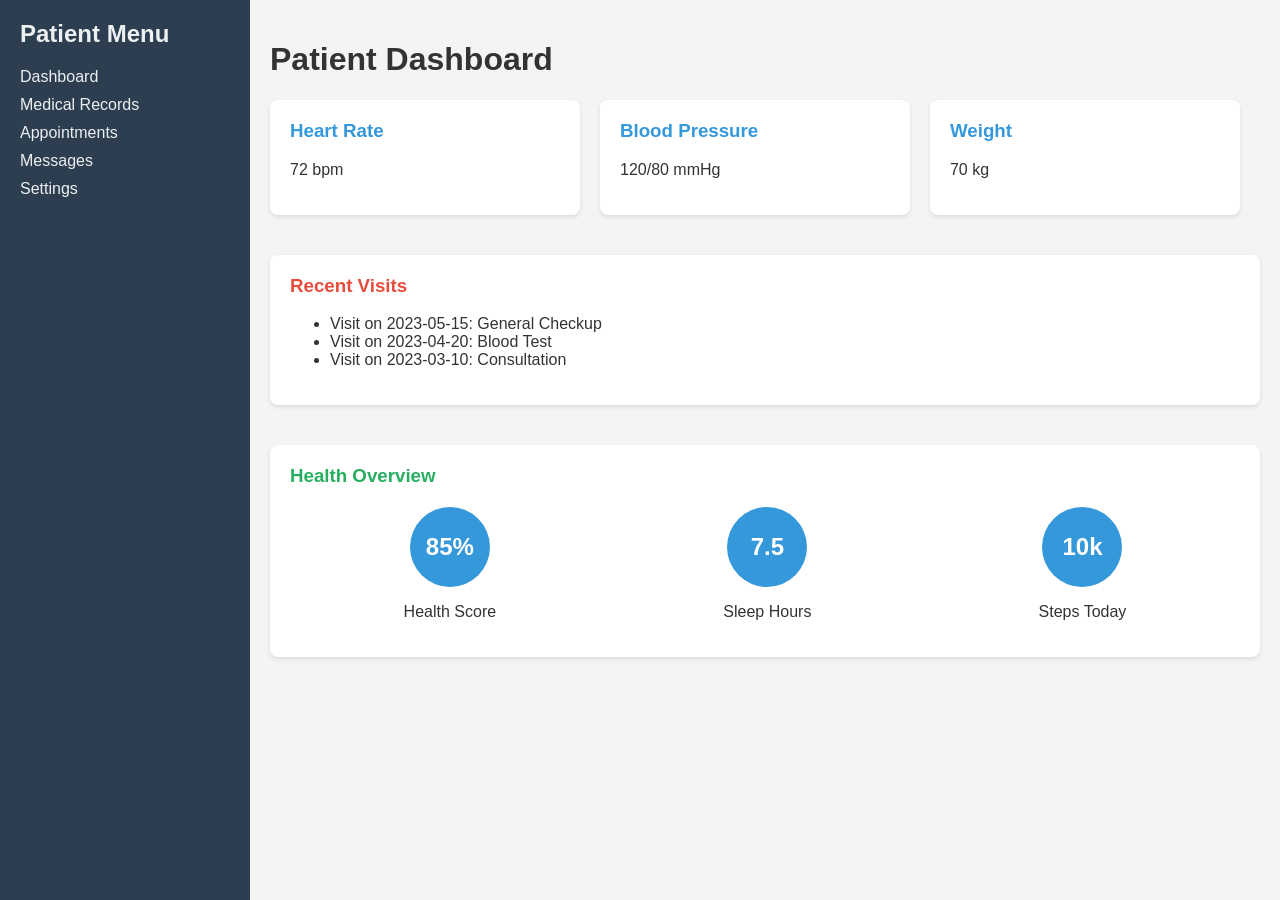
<file: src/main/resources/static/pd.html>
<!DOCTYPE html>
<html lang="en">
<head>
    <meta charset="UTF-8">
    <meta name="viewport" content="width=device-width, initial-scale=1.0">
    <title>Patient Dashboard</title>
    <style>
        body {
            margin: 0;
            padding: 0;
            font-family: Arial, sans-serif;
            background-color: #f4f4f4;
            color: #333;
        }
        .sidebar {
            position: fixed;
            top: 0;
            left: 0;
            width: 250px;
            height: 100%;
            background-color: #2c3e50;
            color: #ecf0f1;
            padding: 20px;
            box-sizing: border-box;
            overflow-y: auto;
        }
        .sidebar h2 {
            margin-top: 0;
        }
        .sidebar ul {
            list-style-type: none;
            padding: 0;
        }
        .sidebar ul li {
            margin: 10px 0;
        }
        .sidebar ul li a {
            color: #ecf0f1;
            text-decoration: none;
        }
        .main-content {
            margin-left: 250px;
            padding: 20px;
        }
        .health-cards {
            display: flex;
            flex-wrap: wrap;
            gap: 20px;
            margin-bottom: 40px;
        }
        .health-card {
            background-color: #fff;
            border-radius: 8px;
            box-shadow: 0 2px 4px rgba(0,0,0,0.1);
            padding: 20px;
            width: calc(33.333% - 20px);
            box-sizing: border-box;
            transition: transform 0.3s, box-shadow 0.3s;
        }
        .health-card:hover {
            transform: translateY(-5px);
            box-shadow: 0 4px 8px rgba(0,0,0,0.2);
        }
        .health-card h3 {
            margin-top: 0;
            color: #3498db;
        }
        .recent-visits {
            background-color: #fff;
            border-radius: 8px;
            box-shadow: 0 2px 4px rgba(0,0,0,0.1);
            padding: 20px;
            margin-bottom: 40px;
        }
        .recent-visits h3 {
            margin-top: 0;
            color: #e74c3c;
        }
        .health-overview {
            background-color: #fff;
            border-radius: 8px;
            box-shadow: 0 2px 4px rgba(0,0,0,0.1);
            padding: 20px;
        }
        .health-overview h3 {
            margin-top: 0;
            color: #27ae60;
        }
        .infographic {
            display: flex;
            justify-content: space-around;
            margin-top: 20px;
        }
        .infographic-item {
            text-align: center;
        }
        .infographic-item .circle {
            width: 80px;
            height: 80px;
            border-radius: 50%;
            background-color: #3498db;
            display: flex;
            justify-content: center;
            align-items: center;
            color: #fff;
            font-size: 24px;
            font-weight: bold;
            margin: 0 auto 10px;
        }
        .infographic-item .circle:nth-child(2) {
            background-color: #e74c3c;
        }
        .infographic-item .circle:nth-child(3) {
            background-color: #27ae60;
        }
    </style>
</head>
<body>
    <div class="sidebar">
        <h2>Patient Menu</h2>
        <ul>
            <li><a href="#">Dashboard</a></li>
            <li><a href="#">Medical Records</a></li>
            <li><a href="#">Appointments</a></li>
            <li><a href="#">Messages</a></li>
            <li><a href="#">Settings</a></li>
        </ul>
    </div>
    <div class="main-content">
        <h1>Patient Dashboard</h1>
        <div class="health-cards">
            <div class="health-card">
                <h3>Heart Rate</h3>
                <p>72 bpm</p>
            </div>
            <div class="health-card">
                <h3>Blood Pressure</h3>
                <p>120/80 mmHg</p>
            </div>
            <div class="health-card">
                <h3>Weight</h3>
                <p>70 kg</p>
            </div>
        </div>
        <div class="recent-visits">
            <h3>Recent Visits</h3>
            <ul>
                <li>Visit on 2023-05-15: General Checkup</li>
                <li>Visit on 2023-04-20: Blood Test</li>
                <li>Visit on 2023-03-10: Consultation</li>
            </ul>
        </div>
        <div class="health-overview">
            <h3>Health Overview</h3>
            <div class="infographic">
                <div class="infographic-item">
                    <div class="circle">85%</div>
                    <p>Health Score</p>
                </div>
                <div class="infographic-item">
                    <div class="circle">7.5</div>
                    <p>Sleep Hours</p>
                </div>
                <div class="infographic-item">
                    <div class="circle">10k</div>
                    <p>Steps Today</p>
                </div>
            </div>
        </div>
    </div>
</body>
</html>
</file>
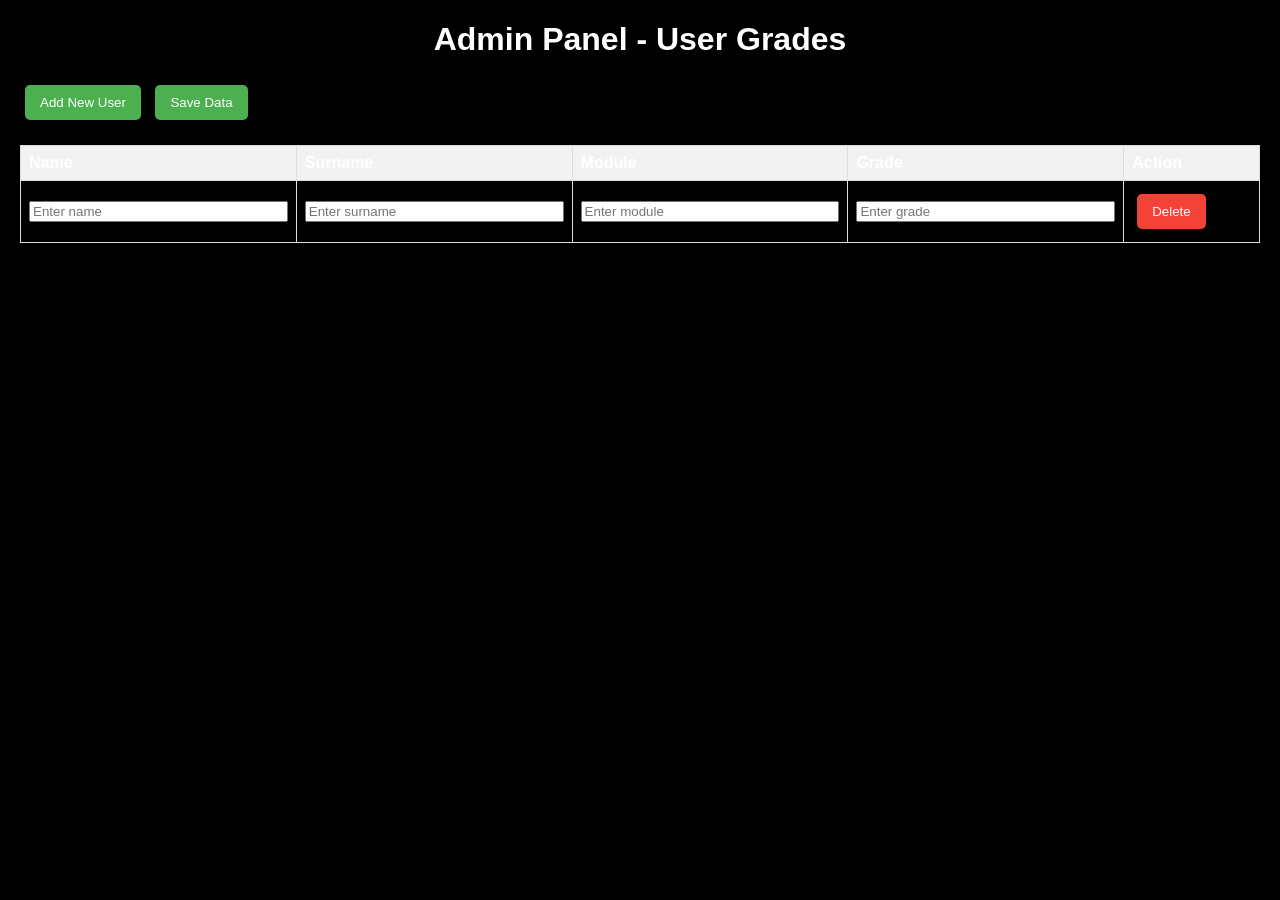
<file: src/main/resources/static/task.html>
<!DOCTYPE html>
<html lang="en">
<head>
    <meta charset="UTF-8">
    <meta name="viewport" content="width=device-width, initial-scale=1.0">
    <title>Admin - User Grades</title>
    <link rel="stylesheet" href="style.css">
    <style>
        body {
            font-family: Arial, sans-serif;
            margin: 20px;
        }
        h1 {
            text-align: center;
        }
        table {
            width: 100%;
            border-collapse: collapse;
            margin-top: 20px;
        }
        th, td {
            border: 1px solid #ddd;
            padding: 8px;
            text-align: left;
        }
        th {
            background-color: #f2f2f2;
        }
        input[type="text"] {
            width: 100%;
            box-sizing: border-box;
        }
        button {
            margin: 5px;
            padding: 10px 15px;
            background-color: #4CAF50;
            color: white;
            border: none;
            cursor: pointer;
        }
        button:hover {
            background-color: #45a049;
        }
        .delete-btn {
            background-color: #f44336;
        }
        .delete-btn:hover {
            background-color: #da190b;
        }
    </style>
</head>
<body>
    <h1>Admin Panel - User Grades</h1>
    <button onclick="addRow()">Add New User</button>
    <button onclick="saveData()">Save Data</button>
    <table id="gradesTable">
        <thead>
            <tr>
                <th>Name</th>
                <th>Surname</th>
                <th>Module</th>
                <th>Grade</th>
                <th>Action</th>
            </tr>
        </thead>
        <tbody>
            <!-- Rows will be added here -->
        </tbody>
    </table>

    <script>
        function addRow() {
            const table = document.getElementById('gradesTable').getElementsByTagName('tbody')[0];
            const newRow = table.insertRow();
            newRow.innerHTML = `
                <td><input type="text" placeholder="Enter name"></td>
                <td><input type="text" placeholder="Enter surname"></td>
                <td><input type="text" placeholder="Enter module"></td>
                <td><input type="text" placeholder="Enter grade"></td>
                <td><button class="delete-btn" onclick="deleteRow(this)">Delete</button></td>
            `;
        }

        function deleteRow(button) {
            const row = button.parentNode.parentNode;
            row.parentNode.removeChild(row);
        }

        function saveData() {
            const table = document.getElementById('gradesTable');
            const rows = table.getElementsByTagName('tbody')[0].getElementsByTagName('tr');
            const data = [];
            for (let i = 0; i < rows.length; i++) {
                const cells = rows[i].getElementsByTagName('td');
                const rowData = {
                    name: cells[0].getElementsByTagName('input')[0].value,
                    surname: cells[1].getElementsByTagName('input')[0].value,
                    module: cells[2].getElementsByTagName('input')[0].value,
                    grade: cells[3].getElementsByTagName('input')[0].value
                };
                data.push(rowData);
            }
            console.log('Saved data:', data);
            alert('Data saved! Check console for details.');
            // Here you could send the data to a server or save locally
        }

        // Load existing data if any (for demonstration, add a sample row)
        window.onload = function() {
            addRow();
        };
    </script>
</body>
</html>
</file>
<file: src/main/resources/static/style.css>
body {
            margin: 0;
            padding: 0;
            font-family: Arial, sans-serif;
            background-color: #000;
            color: #fff;
            overflow: hidden;
        }
        #bootScreen {
            position: fixed;
            top: 0;
            left: 0;
            width: 100%;
            height: 100%;
            display: flex;
            flex-direction: column;
            justify-content: center;
            align-items: center;
            z-index: 1000;
        }
        #settingsPanel {
            position: fixed;
            bottom: 20px;
            right: 20px;
            background-color: rgba(51, 51, 51, 0.8);
            color: #fff;
            padding: 10px;
            border-radius: 5px;
            z-index: 1001;
        }
        .setting-group {
            margin-bottom: 10px;
        }
        .setting-group label {
            display: block;
            margin-bottom: 5px;
        }
        .setting-group input, .setting-group select {
            width: 100%;
            padding: 5px;
            box-sizing: border-box;
        }
        button {
            margin: 5px;
            padding: 10px;
            background-color: #007bff;
            color: #fff;
            border: none;
            border-radius: 5px;
            cursor: pointer;
        }
        button:hover {
            background-color: #0056b3;
        }
        #mainContent {
            display: none;
            padding: 20px;
        }
</file>
